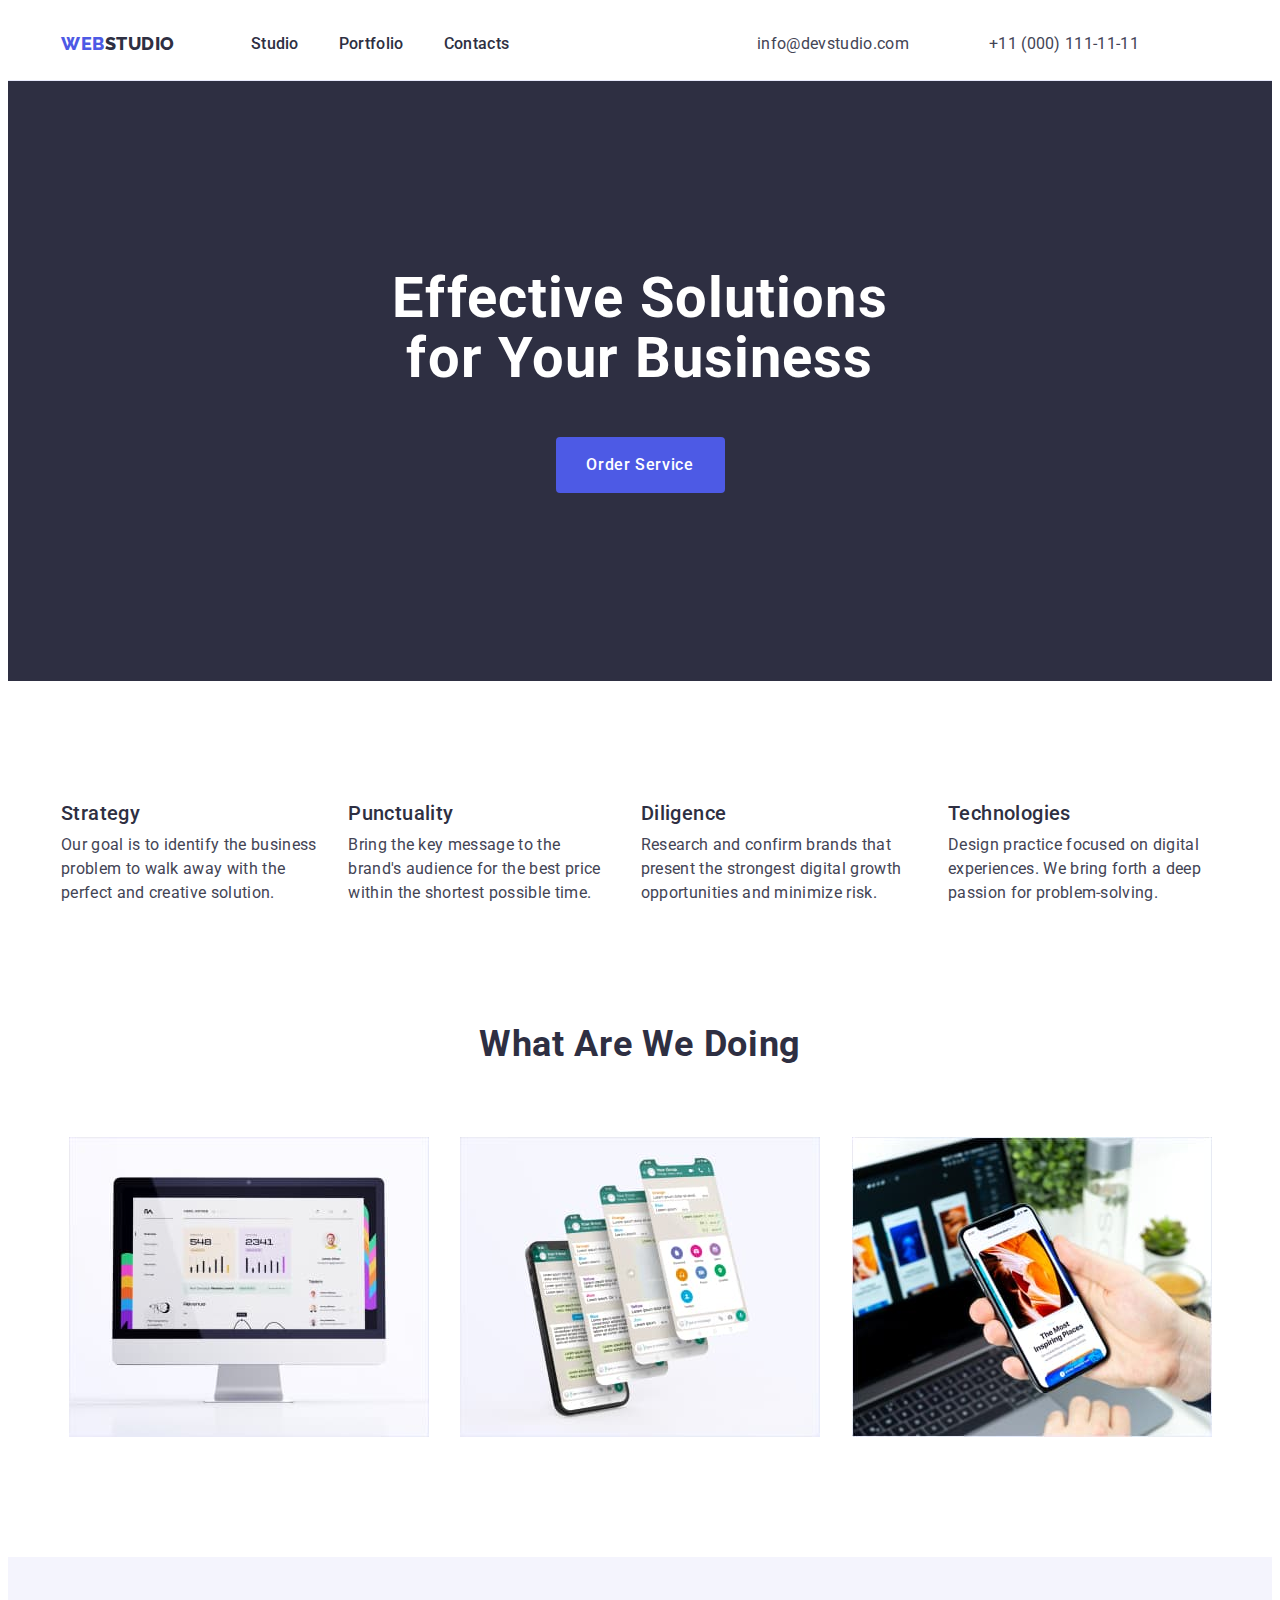
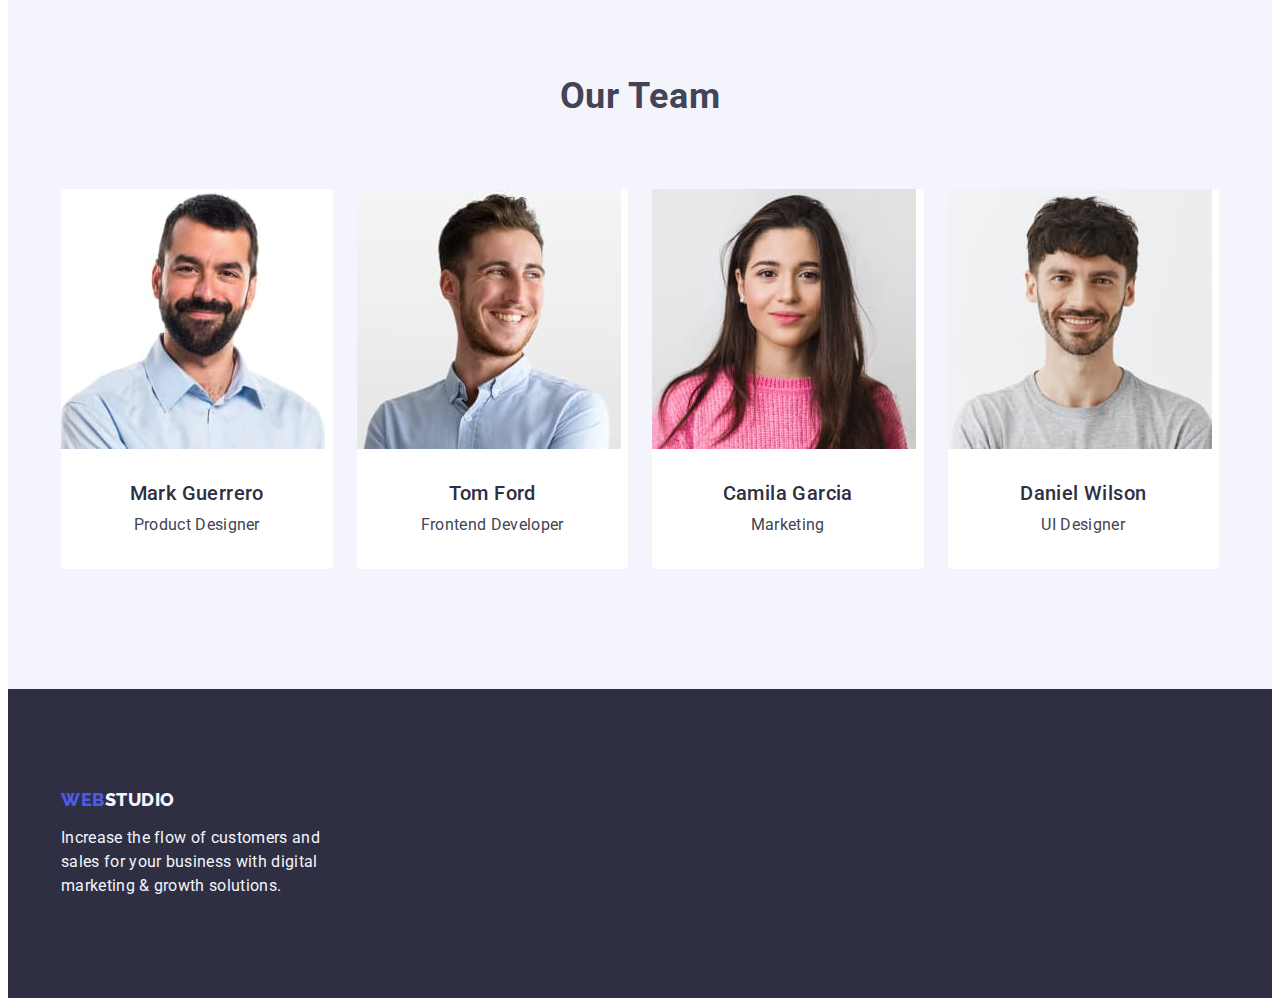
<file: index.html>
<!DOCTYPE html>
<html lang="en">
  <head>
    <meta charset="UTF-8" />
    <meta http-equiv="X-UA-Compatible" content="IE=edge" />
    <meta name="viewport" content="width=device-width, initial-scale=1.0" />
    <title>WebStudio</title>
    <link
      href="https://fonts.googleapis.com/css2?family=Raleway:wght@800&family=Roboto:wght@400;500;700;900&&display=swap"
      rel="stylesheet"
    />
    <link
      rel="stylesheet"
      href="https://cdnjs.cloudflare.com/ajax/libs/modern-normalize/1.1.0/modern-normalize.min.css"
      integrity="sha512-wpPYUAdjBVSE4KJnH1VR1HeZfpl1ub8YT/NKx4PuQ5NmX2tKuGu6U/JRp5y+Y8XG2tV+wKQpNHVUX03MfMFn9Q=="
      crossorigin="anonymous"
      referrerpolicy="no-referrer"
    />
    <link rel="preconnect" href="https://fonts.googleapis.com" />
    <link rel="preconnect" href="https://fonts.gstatic.com" crossorigin />
    <link rel="stylesheet" href="css/styles.css" />
  </head>

  <!--header-section-->

  <body class="body">
    <header class="header-hero-header">
      <div class="header-container container">
        <nav class="header-nav list">
          <a href="./index.html" class="logo-link link">WEB<span class="logo-part link">Studio</span></a>
          <ul class="header-nav-menu list">
            <li><a href="./index.html" class="nav-menu-id link">Studio</a></li>
            <li><a href="./portfolio.html" class="nav-menu-id link">Portfolio</a></li>
            <li><a href="" class="nav-menu-id link">Contacts</a></li>
          </ul>
        </nav>

        <address class="header-address-nav">
          <ul class="header-nav-menu list">
            <li><a class="contact-limk-id link" href="mailto:info@devstudio.com">info@devstudio.com</a></li>
            <li class="lost"><a class="contact-limk-id link" href="tel:+110001111111">+11 (000) 111-11-11</a></li>
          </ul>
        </address>
      </div>
    </header>

    <!--hero-->

    <main class="header-hero">
      <section class="main-section-main">
        <div class="container">
          <h1 class="header-hero-one">Effective Solutions for Your Business</h1>
          <button class="header-one-button" type="button">Order Service</button>
        </div>
      </section>

      <!--About-section-->

      <section class="main-section-work">
        <div class="container">
          <h2 class="title-main-hidden" hidden>features</h2>
          <ul class="work-menu-paragraf list">
            <li class="work-li">
              <h3 class="work-title">Strategy</h3>
              <p class="work-text"
                >Our goal is to identify the business problem to walk away with the perfect and creative solution.</p
              >
            </li>

            <li class="work-li">
              <h3 class="work-title">Punctuality</h3>
              <p class="work-text"
                >Bring the key message to the brand's audience for the best price within the shortest possible time.</p
              >
            </li>

            <li class="work-li">
              <h3 class="work-title">Diligence</h3>
              <p class="work-text"
                >Research and confirm brands that present the strongest digital growth opportunities and minimize
                risk.</p
              >
            </li>
            <li class="work-li">
              <h3 class="work-title">Technologies</h3>
              <p class="work-text"
                >Design practice focused on digital experiences. We bring forth a deep passion for problem-solving.</p
              >
            </li>
          </ul>
        </div>
      </section>

      <section class="what-are-doing">
        <div class="container">
          <h2 class="title-projects-doing">What are we doing</h2>
          <ul class="title-doing-list list">
            <li class="title-img-list"
              ><img src="./images/Projects/Rectangle71.jpg" alt="desktop" width="360" height="300" />
            </li>
            <li class="title-img-list"
              ><img src="./images/Projects/Rectangle71(1).jpg" alt="telephone" width="360" height="300"
            /></li>
            <li class="title-img-list"
              ><img src="./images/Projects/Rectangle71(2).jpg" alt="smartphone" width="360" height="300"
            /></li>
          </ul>
        </div>
      </section>
      <!-- Team section -->

      <section class="team-section-for">
        <div class="container">
          <h2 class="title-projects-group">Our Team</h2>
          <ul class="list-our-team list">
            <li class="img-team-group"
              ><img src="./images/Team/Mark_Guerrero.jpg" alt="A man with a beard" width="264" height="260" />
              <div class="card-content"
                ><h3 class="title-team-our">Mark Guerrero</h3> <p class="text-quote-team">Product Designer</p></div
              >
            </li>
            <li class="img-team-group"
              ><img src="./images/Team/Tom_Ford.jpg" alt="Smiling man" width="264" height="260" />
              <div class="card-content"
                ><h3 class="title-team-our">Tom Ford</h3> <p class="text-quote-team">Frontend Developer</p></div
              >
            </li>
            <li class="img-team-group"
              ><img src="./images/Team/Camila_Garcia.jpg" alt="Girl with long hair" width="264" height="260" />
              <div class="card-content"
                ><h3 class="title-team-our">Camila Garcia</h3> <p class="text-quote-team">Marketing</p></div
              >
            </li>
            <li class="img-team-group"
              ><img src="./images/Team/Daniel_Wilson.jpg" alt="Smiling guy with a beard" width="264" height="260" />
              <div class="card-content"
                ><h3 class="title-team-our">Daniel Wilson</h3> <p class="text-quote-team">UI Designer</p></div
              >
            </li>
          </ul>
        </div>
      </section>
    </main>

    <!-- footer -->

    <footer class="footer">
      <div class="container-footer container">
        <a href="./index.html" class="web-link-footer link">WEB<span class="studio-link-footer link">Studio</span></a>

        <p class="footer-text"
          >Increase the flow of customers and sales for your business with digital marketing & growth solutions.</p
        >
      </div>
    </footer>
  </body>
</html>
</file>
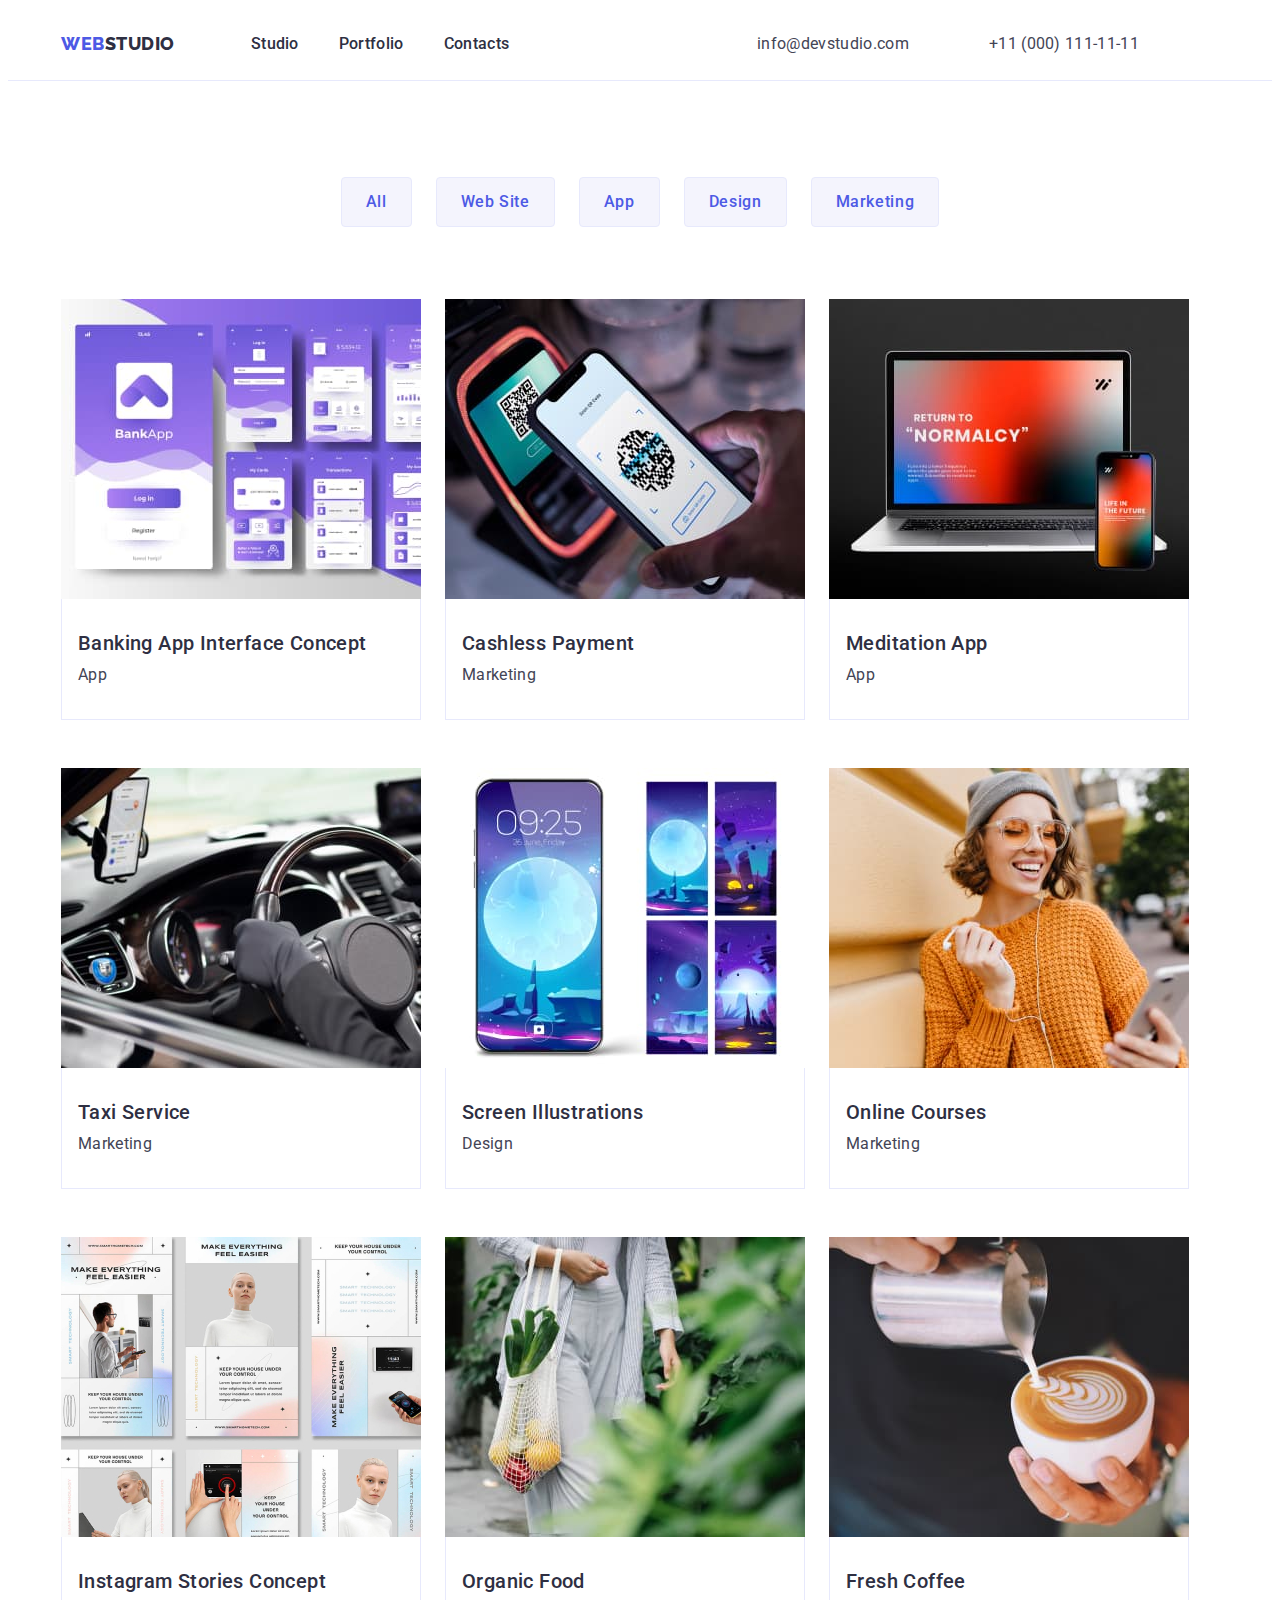
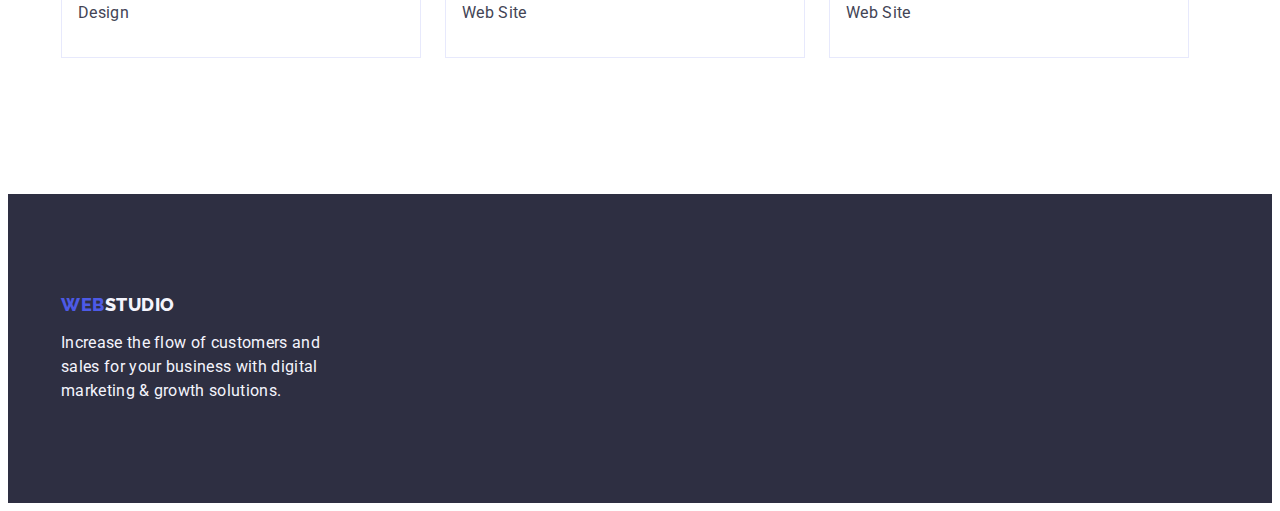
<file: portfolio.html>
<!DOCTYPE html>
<html lang="en">
  <head>
    <meta charset="UTF-8" />
    <meta http-equiv="X-UA-Compatible" content="IE=edge" />
    <meta name="viewport" content="width=device-width, initial-scale=1.0" />
    <title>Портфоліо</title>
    <link
      href="https://fonts.googleapis.com/css2?family=Raleway:wght@800&family=Roboto:wght@400;500;700;900&&display=swap"
      rel="stylesheet"
    />
    <link
      rel="stylesheet"
      href="https://cdnjs.cloudflare.com/ajax/libs/modern-normalize/1.1.0/modern-normalize.min.css"
      integrity="sha512-wpPYUAdjBVSE4KJnH1VR1HeZfpl1ub8YT/NKx4PuQ5NmX2tKuGu6U/JRp5y+Y8XG2tV+wKQpNHVUX03MfMFn9Q=="
      crossorigin="anonymous"
      referrerpolicy="no-referrer"
    />
    <link rel="preconnect" href="https://fonts.googleapis.com" />
    <link rel="preconnect" href="https://fonts.gstatic.com" crossorigin />
    <link rel="stylesheet" href="css/styles.css" />
  </head>

  <!--header-section-->

  <body class="body">
    <header class="header-hero-header">
      <div class="header-container container">
        <nav class="header-nav list">
          <a href="./index.html" class="logo-link link">WEB<span class="logo-part link">Studio</span></a>
          <ul class="header-nav-menu list">
            <li><a href="./index.html" class="nav-menu-id link">Studio</a></li>
            <li><a href="./portfolio.html" class="nav-menu-id link">Portfolio</a></li>
            <li><a href="" class="nav-menu-id link">Contacts</a></li>
          </ul>
        </nav>

        <address class="header-address-nav">
          <ul class="header-nav-menu list">
            <li><a class="contact-limk-id link" href="mailto:info@devstudio.com">info@devstudio.com</a></li>
            <li class="lost"><a class="contact-limk-id link" href="tel:+110001111111">+11 (000) 111-11-11</a></li>
          </ul>
        </address>
      </div>
    </header>

    <main class="main-portfolio">
      <!-- Filter section -->
      <section class="main-section-one">
        <div class="container">
          <h1 hidden>features</h1>

          <ul class="filter-portfolio-cart list">
            <li class="filter-type"><button class="button-filter-control" type="button">All</button></li>
            <li class="filter-type"><button class="button-filter-control" type="button">Web Site</button></li>
            <li class="filter-type"><button class="button-filter-control" type="button">App</button></li>
            <li class="filter-type"><button class="button-filter-control" type="button">Design</button></li>
            <li class="filter-type"><button class="button-filter-control" type="button">Marketing</button></li>
          </ul>

          <ul class="list-portfolio-image-cart">
            <li class="portfolio-img-href">
              <a href="" class="portfolio-cart-container link"
                ><img
                  class="link"
                  src="./images/Portfolio/img1.jpg"
                  alt="Mobile
                    application"
                  width="360"
                  height="300"
                />
                <div class="portfolio-card-content">
                  <h2 class="titem-project-card">Banking App Interface Concept</h2>
                  <p class="subtitle-project-card">App</p>
                </div>
              </a>
            </li>

            <li class="portfolio-img-href">
              <a href="" class="portfolio-cart-container link"
                ><img class="link" src="./images/Portfolio/img2.jpg" alt="Cellphone" width="360" height="300" />
                <div class="portfolio-card-content">
                  <h2 class="titem-project-card">Cashless Payment</h2>
                  <p class="subtitle-project-card">Marketing</p></div
                >
              </a>
            </li>

            <li class="portfolio-img-href">
              <a href="" class="portfolio-cart-container link"
                ><img class="link" src="./images/Portfolio/img3.jpg" alt="Gadgets" width="360" height="300" />
                <div class="portfolio-card-content">
                  <h2 class="titem-project-card">Meditation App</h2>
                  <p class="subtitle-project-card">App</p></div
                >
              </a>
            </li>

            <li class="portfolio-img-href">
              <a href="" class="portfolio-cart-container link"
                ><img
                  class="link"
                  src="./images/Portfolio/img4.jpg"
                  alt="Car steering wheel"
                  width="360"
                  height="300"
                />
                <div class="portfolio-card-content">
                  <h2 class="titem-project-card">Taxi Service</h2>
                  <p class="subtitle-project-card">Marketing</p></div
                >
              </a>
            </li>

            <li class="portfolio-img-href">
              <a href="" class="portfolio-cart-container link"
                ><img
                  class="link"
                  src="./images/Portfolio/img5.jpg"
                  alt="Picture on the phone"
                  width="360"
                  height="300"
                />
                <div class="portfolio-card-content">
                  <h2 class="titem-project-card">Screen Illustrations</h2>
                  <p class="subtitle-project-card">Design</p></div
                >
              </a>
            </li>

            <li class="portfolio-img-href">
              <a href="" class="portfolio-cart-container link"
                ><img
                  class="link"
                  src="./images/Portfolio/img6.jpg"
                  alt="Girl in headphones"
                  width="360"
                  height="300"
                />
                <div class="portfolio-card-content">
                  <h2 class="titem-project-card">Online Courses</h2>
                  <p class="subtitle-project-card">Marketing</p></div
                >
              </a>
            </li>

            <li class="portfolio-img-href">
              <a href="" class="portfolio-cart-container link"
                ><img class="link" src="./images/Portfolio/img7.jpg" alt="People use apps" width="360" height="300" />
                <div class="portfolio-card-content">
                  <h2 class="titem-project-card">Instagram Stories Concept</h2>
                  <p class="subtitle-project-card">Design</p></div
                >
              </a>
            </li>
            <li class="portfolio-img-href">
              <a href="" class="portfolio-cart-container link"
                ><img
                  class="link"
                  src="./images/Portfolio/img8.jpg"
                  alt="Man with vegetables"
                  width="360"
                  height="300"
                />
                <div class="portfolio-card-content">
                  <h2 class="titem-project-card">Organic Food</h2>
                  <p class="subtitle-project-card">Web Site</p></div
                >
              </a>
            </li>
            <li class="portfolio-img-href">
              <a href="" class="portfolio-cart-container link"
                ><img class="link" src="./images/Portfolio/img9.jpg" alt="Cup of coffee" width="360" height="300" />
                <div class="portfolio-card-content">
                  <h2 class="titem-project-card">Fresh Coffee</h2>
                  <p class="subtitle-project-card">Web Site</p></div
                >
              </a>
            </li>
          </ul>
        </div>
      </section>
    </main>

    <!-- footer -->
    <footer class="footer">
      <div class="container">
        <a href="./index.html" class="web-link-footer link">WEB<span class="studio-link-footer link">Studio</span></a>

        <p class="footer-text">
          Increase the flow of customers and sales for your business with digital marketing & growth solutions.
        </p>
      </div>
    </footer>
  </body>
</html>
</file>
<file: css/styles.css>
:root {
  --color-iris: #4d5ae5;
  --color-ocean: #404bbf;
  --color-navy-blue: #2e2f42;
  --color-green: #31d0aa;
  --color-slate: #434455;
  --color-light-slate: #8e8f99;
  --color-cornflower: #e7e9fc;
  --color-cloud: #f4f4fd;
  --color-navy-blue-modal: #2e2f42;
  --color-grey: #2e2f42;
  --color-white: #ffffff;
  --color-dairy: #fcfcfc;
}

/* Options for lists and links */
ul {
  list-style: none;
}
a {
  text-decoration: none;
}

.container {
  width: 1158px;
  margin-left: auto;
  margin-right: auto;
  padding: 0 15px;
  padding-right: 15px;
}

/*  */
.body {
  font-family: 'Roboto', sans-serif;
  color: #434455;
  background-color: #ffffff;
}
/* Navigation */
.header-hero-header {
  color: #434455;
  background-color: #ffffff;
  font-family: 'Roboto', sans-serif;
  border-bottom: 1px solid #e7e9fc;
}

.header-hero-main {
  color: #434455;
  background-color: #2e2f42;
  font-family: 'Roboto', sans-serif;
}
.header-conteiner {
  display: flex;
}

.logo-link {
  font-family: 'Raleway', sans-serif;
  line-height: 1.17;
  letter-spacing: 0.03em;
  text-transform: uppercase;
  font-style: normal;
  font-weight: 800;
  font-size: 18px;
  line-height: 21px;
  color: #4d5ae5;
  line-height: 1.17;
  margin-right: 76px;
}
.logo-part {
  font-family: 'Raleway', sans-serif;
  line-height: 1.17;
  letter-spacing: 0.03em;
  text-transform: uppercase;
  font-style: normal;
  font-weight: 800;
  font-size: 18px;
  line-height: 21px;
  color: #2e2f42;
  line-height: 1.17;
}

.nav-menu-id {
  font-family: 'Roboto';
  font-style: normal;
  font-weight: 500;
  font-size: 16px;
  line-height: 1.5;
  letter-spacing: 0.02em;
  line-height: 24px;
  color: #2e2f42;
  padding-top: 24px;
  padding-bottom: 24px;
  display: block;
}
.nav-menu-id:hover {
  color: #404bbf;
}
.nav-menu-id:focus {
  color: #404bbf;
}

.header-address-nav {
  font-style: normal;
  gap: 40px;
  margin-right: 40px;
}
.contact-limk-id {
  font-family: 'Roboto';
  font-style: normal;
  font-weight: 400;
  font-size: 16px;
  line-height: 1.5;
  letter-spacing: 0.02em;
  line-height: 24px;
  color: #434455;
}
.contact-limk-id:focus {
  color: #404bbf;
}
.contact-limk-id:hover {
  color: #404bbf;
  color: #404bbf;
}

/* Hero */

.main-section-main {
  background-color: #2e2f42;
  padding-top: 188px;
  padding-bottom: 188px;
  text-align: center;
}

.header-hero-one {
  font-family: 'Roboto';
  line-height: 1.07;
  text-align: center;
  letter-spacing: 0.02em;
  font-style: normal;
  font-weight: 700;
  font-size: 56px;
  line-height: 60px;
  color: #ffffff;
  line-height: 1.07;
  margin-top: 0;
  margin-bottom: 48px;
  max-width: 496px;
  margin: auto;
  margin-bottom: 48px;
}

.header-one-button {
  font-family: 'Roboto', sans-serif;
  letter-spacing: 0.04em;
  font-style: normal;
  font-weight: 500;
  font-size: 16px;
  line-height: 24px;
  color: #ffffff;
  display: block;
  margin: 0%;
  min-width: 169px;
  height: 56px;
  border: none;
  border-radius: 4px;
  margin: 0 auto;
}

.header-one-button {
  cursor: pointer;
  background: #4d5ae5;
  color: #ffffff;
}
.header-one-button:hover {
  background-color: #404bbf;
}
.header-one-button:focus {
  background: #404bbf;
}
.main-section-work {
  padding-top: 0;
  padding: 120px 0;
}

/* What are we doing */
.work-title {
  font-family: 'Roboto';
  font-style: normal;
  font-weight: 500;
  letter-spacing: 0.02em;
  font-size: 20px;
  line-height: 24px;
  color: #2e2f42;
  margin-bottom: 8px;
}
.work-text {
  font-family: 'Roboto';
  font-style: normal;
  font-weight: 400;
  letter-spacing: 0.02em;
  font-size: 16px;
  line-height: 24px;
  color: #434455;
}
.title-projects-doing {
  font-family: 'Roboto';
  font-style: normal;
  font-weight: 700;
  line-height: 1.11;
  text-align: center;
  letter-spacing: 0.02em;
  text-transform: capitalize;
  line-height: 1.11;
  font-size: 36px;
  line-height: 40px;
  line-height: 1.11;
  color: #2e2f42;
  margin-bottom: 72px;
}

/* Our Team */
.title-team-for {
  font-size: 36px;
  line-height: 1.11;
  text-align: center;
  line-height: 1.11;
  letter-spacing: 0.02em;
  text-transform: capitalize;
  color: #2e2f42;
}
.list-our-team {
  justify-content: space-evenly;
  box-sizing: border-box;
  display: flex;
  gap: 24px;
  margin-bottom: 0;
}

/* Team section */
.team-section-for {
  background-color: #f4f4fd;
  padding: 120px 0;
}
.title-team-our {
  font-family: 'Roboto';
  font-style: normal;
  line-height: 1.11;
  text-align: center;
  letter-spacing: 0.02em;
  letter-spacing: 0.02em;
  text-transform: capitalize;
  font-weight: 500;
  font-size: 20px;
  line-height: 1.2;
  letter-spacing: 0.02em;
  color: #2e2f42;
  font-size: 36px;
  font-weight: 500;
  line-height: 1.2;
  line-height: 40px;
  font-size: 20px;
  letter-spacing: 0.02em;
  line-height: 1.2;
  color: #2e2f42;
  color: #2e2f42;
  margin-bottom: 72px;
  margin-bottom: 8px;
}

.title-team {
  font-family: 'Roboto';
  font-style: normal;
  font-weight: 500;
  font-size: 20px;
  line-height: 24px;
  color: #2e2f42;
}

.text-quote-team {
  font-family: 'Roboto';
  font-style: normal;
  font-weight: 400;
  letter-spacing: 0.02em;
  font-size: 16px;
  line-height: 24px;
  color: #434455;
  text-align: center;
}
.img-team-group {
  background-color: #ffffff;
  width: calc((100% - 72px) / 4);
  text-align: center;
  border-radius: 0px 0px 4px 4px;
}

/* Portfolio*/

/* Filter */

.list-portfolio-image-cart {
  display: flex;
  flex-wrap: wrap;
  row-gap: 48px;
  column-gap: 24px;
  padding: 120px 0;
  padding-top: 0;
}

.main-portfolio {
  font-family: 'Roboto', sans-serif;
  color: #434455;
}

.button-filter-control {
  cursor: pointer;
  font-family: 'Roboto', sans-serif;
  letter-spacing: 0.04em;
  background-color: #f4f4fd;
  font-style: normal;
  font-weight: 500;
  font-size: 16px;
  line-height: 24px;
  color: #4d5ae5;
  cursor: pointer;
  border: 1px solid #e7e9fc;
  border-radius: 4px;
  padding: 12px 24px;
}
.button-filter-control:hover {
  color: #ffffff;
  background-color: #404bbf;
  border: 1px solid transparent;
}
.button-filter-control:focus {
  color: #ffffff;
  background-color: #404bbf;
  border: 1px solid transparent;
}

/* Project Card */
.titem-project-card {
  font-family: 'Roboto';
  font-style: normal;
  font-weight: 500;
  line-height: 1.2;
  line-height: 1.5;
  letter-spacing: 0.02em;
  font-size: 20px;
  line-height: 24px;
  color: #2e2f42;
  margin-bottom: 8px;
}
.subtitle-project-card {
  font-family: 'Roboto';
  font-style: normal;
  color: #434455;
  font-weight: 400;
  font-size: 16px;
  line-height: 1.5;
  letter-spacing: 0.02em;
  font-size: 16px;
  line-height: 24px;
  letter-spacing: 0.02em;
  color: #434455;
}

/* Footer */
.footer {
  background-color: #2e2f42;
  padding: 100px 0;
  padding-top: 100px;
}

.web-link-footer {
  font-family: 'Raleway', sans-serif;
  text-transform: uppercase;
  font-style: normal;
  line-height: 1.17;
  letter-spacing: 0.03em;
  font-weight: 800;
  font-size: 18px;
  line-height: 21px;
  color: #4d5ae5;
  line-height: 1.17;
  line-height: 1.17;
  display: inline-block;
  margin-bottom: 16px;
}

.studio-link-footer {
  font-family: 'Raleway', sans-serif;
  text-transform: uppercase;
  font-weight: 800;
  line-height: 1.17;
  letter-spacing: 0.03em;
  font-style: normal;
  font-size: 18px;
  line-height: 21px;
  color: #f4f4fd;
  line-height: 1.17;
  line-height: 1.17;
  display: inline-block;
}

.footer-text {
  font-family: 'Roboto';
  font-style: normal;
  font-weight: 400;
  font-size: 16px;
  line-height: 24px;
  color: #f4f4fd;
  max-width: 264px;
  font-size: 16px;
  line-height: 1.5;
  letter-spacing: 0.02em;
}

.link {
  text-decoration: none;
  list-style: none;
}

/*  */
.section {
  padding-left: 24px;
  padding: 120px 0;
}

.list {
  list-style: none;
  list-style: none;
  display: flex;
  justify-content: space-evenly;
  box-sizing: border-box;
  align-items: center;
  margin-bottom: 0;
  padding: 0;
  margin: 0;
}

h1,
h2,
h3,
h4,
h5,
h6,
p {
  margin: 0;
}
img {
  display: block;
  margin: 0;
}

button {
  cursor: pointer;
}

.header {
  padding-top: 24px;
  padding-bottom: 24px;
}

.header-container {
  display: flex;
  align-items: center;
  gap: 40px;
}

.header-nav-menu {
  display: flex;
  align-items: center;
  gap: 40px;
}

.header-nav {
  display: flex;
  margin-right: auto;
  align-items: center;
}

.contact-limk-id {
  margin-right: 40px;
  display: block;
  padding-top: 24px;
  padding-bottom: 24px;
}

.logo-part {
}

.logo-link {
  display: flex;
}

.work-menu-paragraf {
  display: flex;
  gap: 24px;
}

.work-paragraf {
  margin-left: 24px;
}

.lost {
  margin-right: 0;
}

.work-li {
  width: calc((100%-24px * 3) / 4);
}

.title-doing-list {
  gap: 24px;
}

.title-projects-group {
  margin-bottom: 72px;
  font-weight: 700;
  font-size: 36px;
  line-height: 1.11;
  letter-spacing: 0.02em;
  text-transform: capitalize;
  color: var(--secondary-txt-color);
  text-align: center;
}

.container-our-team {
  text-align: center;
  padding: 32px 16px 32px;
}

.portfolio-card-content {
  padding: 32px 16px;
  border: 1px solid #e7e9fc;
  border-top: none;
}

.filter-portfolio-cart {
  display: flex;
  gap: 24px;
  margin-bottom: 72px;
  justify-content: center;
}

.filter-type {
}

.card-content {
  padding: 32px 16px;
}

.main-section-one {
  padding-top: 96px;
}

.what-are-doing {
  padding-bottom: 120px;
}

.portfolio-cart-container {
}

.portfolio-img-href {
}
</file>
